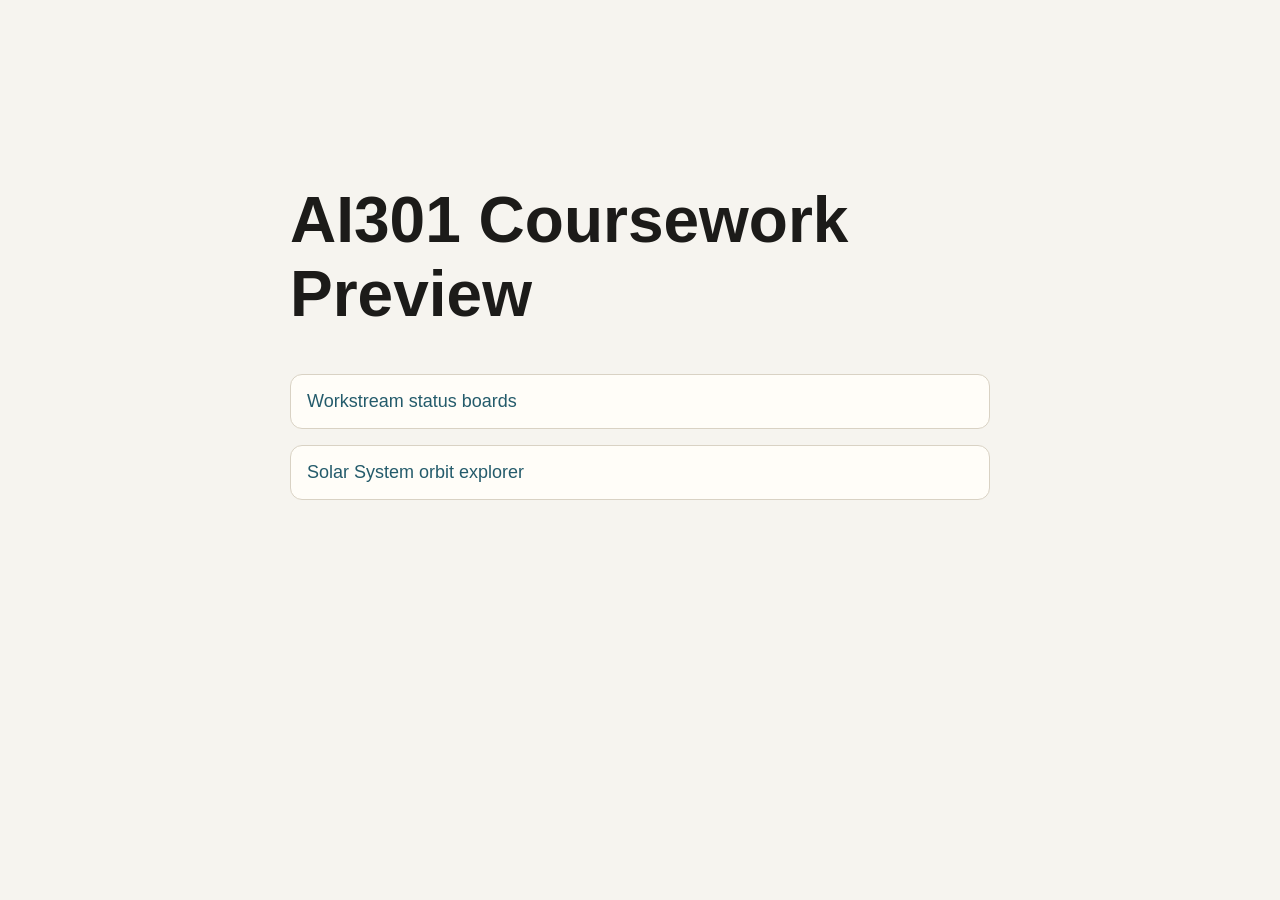
<file: docs/index.html>
<!doctype html><html lang="en"><head><meta charset="utf-8"><meta name="viewport" content="width=device-width,initial-scale=1"><title>AI301 Coursework Preview</title><style>body{margin:0;background:#f6f4ef;color:#1c1b19;font:18px "Segoe UI",sans-serif}main{max-width:700px;margin:12vh auto;padding:2rem}h1{font-size:clamp(2rem,7vw,4rem)}nav{display:grid;gap:1rem}a{padding:1rem;border:1px solid #d9d2c4;border-radius:12px;background:#fffdf8;color:#245b6b;text-decoration:none}a:hover,a:focus{border-color:#245b6b}</style></head><body><main><h1>AI301 Coursework Preview</h1><nav><a href="./status/">Workstream status boards</a><a href="./orbit/">Solar System orbit explorer</a></nav></main></body></html>
</file>
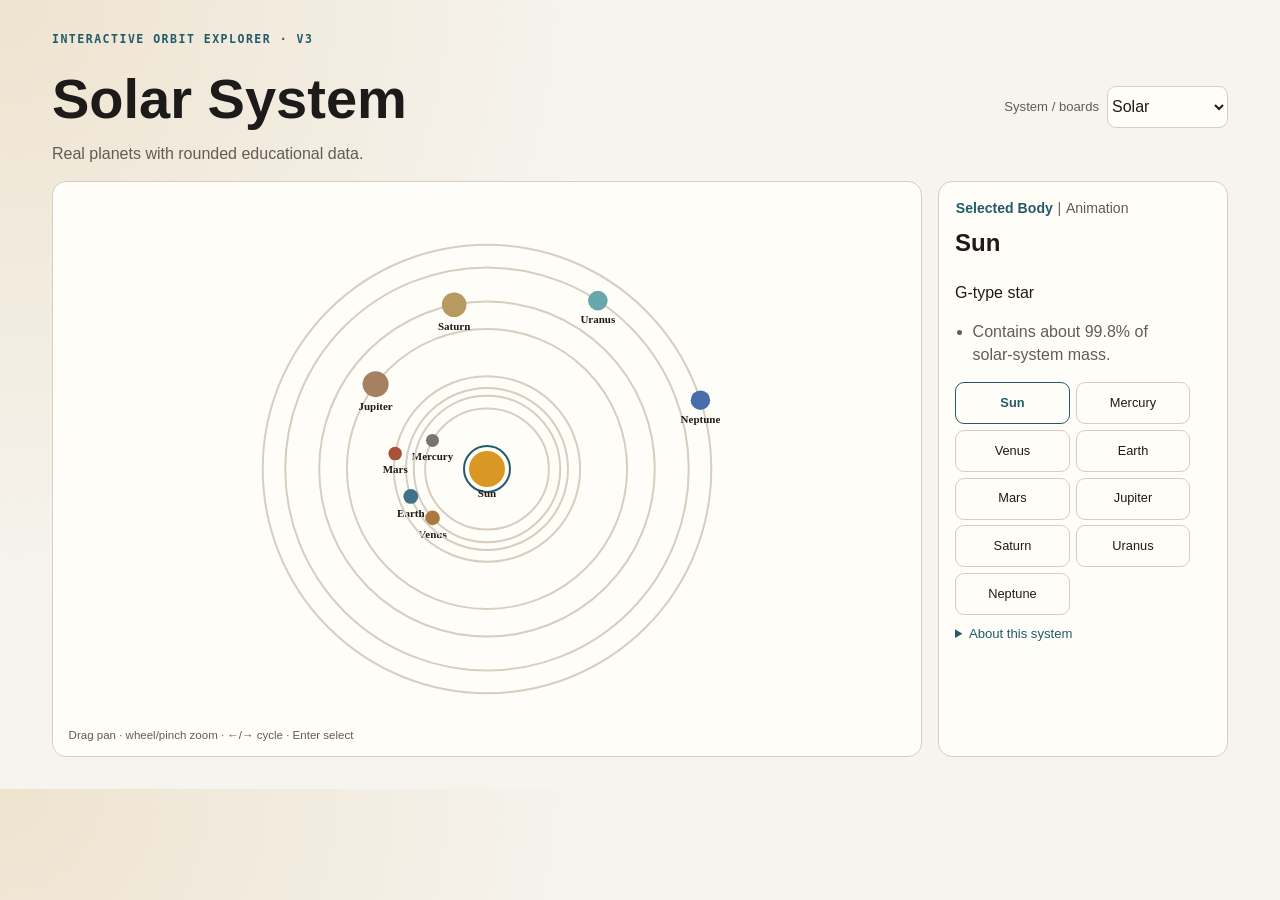
<file: docs/orbit/index.html>
<!doctype html>
<html lang="en">
<head>
<meta charset="utf-8">
<meta name="viewport" content="width=device-width,initial-scale=1">
<meta name="theme-color" content="#f6f4ef">
<title>Orbit Explorer v3</title>
<link rel="stylesheet" href="./style.css">
</head>
<body>
<main class="app">
<header>
  <div>
    <p class="eyebrow">INTERACTIVE ORBIT EXPLORER · V3</p>
    <h1 id="pageTitle">Solar System</h1>
    <p id="pageLede" class="lede"></p>
  </div>
  <div class="system-menu">
    <label for="systemMenu">System / boards</label>
    <select id="systemMenu" aria-label="Choose system or open status boards">
      <option value="solar">Solar</option>
      <option value="aurum">Aurum</option>
      <option value="animorphs">Animorphs</option>
      <option value="status">Status boards</option>
    </select>
  </div>
</header>
<section class="layout">
  <div class="display-col">
    <section class="stage">
      <canvas id="systemCanvas" tabindex="0" aria-label="Interactive orbit canvas. Left and right arrows cycle bodies; Enter selects."></canvas>
      <div id="tooltip" class="tooltip" hidden></div>
      <div class="hint">Drag pan · wheel/pinch zoom · ←/→ cycle · Enter select</div>
    </section>
  </div>
  <aside class="info side-panel">
    <div class="panel-tabs" role="tablist" aria-label="Body and animation panels"><button id="panelTabSelected" type="button" role="tab" aria-selected="true" aria-controls="panelSelected">Selected Body</button><span class="tab-sep" aria-hidden="true"> | </span><button id="panelTabAnimation" type="button" role="tab" aria-selected="false" aria-controls="panelAnimation" tabindex="-1">Animation</button></div>
    <section id="panelSelected" class="tab-panel" role="tabpanel" aria-labelledby="panelTabSelected" aria-live="polite">
      <h2 id="infoName"></h2>
      <p id="infoType"></p>
      <ul id="infoFacts"></ul>
      <div id="bodyButtons" class="body-buttons"></div>
      <details id="systemNote" class="note-details"><summary>About this system</summary><p id="systemNoteText"></p></details>
    </section>
    <section id="panelAnimation" class="tab-panel" role="tabpanel" aria-labelledby="panelTabAnimation" hidden>
      <section class="anim-panel" aria-label="Animation controls">
        <section class="controls" aria-label="Simulation controls">
          <button id="playButton" type="button">Pause</button>
          <button id="staticButton" type="button" aria-pressed="false">Static</button>
          <label>Speed <input id="speedInput" type="range" min="0" max="3" value="1" step=".05"><output id="speedOutput">1.00×</output></label>
          <label><input id="labelsInput" type="checkbox" checked> Labels</label>
          <label><input id="orbitsInput" type="checkbox" checked> Orbits</label>
          <label>Scale <select id="scaleInput"><option value="readable">Readable</option><option value="realistic">Realistic-ish</option></select></label>
          <button id="resetButton" type="button">Reset</button>
        </section>
        <section class="math-controls" aria-label="Ellipse overlays">
          <label>Eccentricity × <input id="eccInput" type="range" min="1" max="4" value="1" step=".1"><output id="eccOutput">1.0</output></label>
          <label><input id="markersInput" type="checkbox" checked> Apsides</label>
          <label><input id="areaInput" type="checkbox"> Equal-area sweep</label>
          <label><input id="constructionInput" type="checkbox"> Ellipse construction</label>
          <label><input id="lagrangeInput" type="checkbox"> L1–L5 schematic</label>
        </section>
        <details class="note-details"><summary id="scaleNoteSummary">Readable scale</summary><p id="scaleNote" class="scale-note"></p></details>
        <details class="note-details"><summary>Static view</summary><p class="scale-note">Static: fixed epoch (day 0) following the original Aurum v1 framing (commit 83a0596) — centre at world (-3,-3) about 168px left of and below the 16%/82% anchor at 56px/unit, orbits opening up-and-to-the-right, no motion. Also via <code>?static=1</code>.</p></details>
      </section>
    </section>
  </aside>
</section>
</main>
<script type="module" src="./app.js"></script>
</body>
</html>
</file>
<file: docs/orbit/style.css>
:root{--bg:#f6f4ef;--ink:#1c1b19;--muted:#625c52;--panel:#fffdf8;--line:#d6cebf;--accent:#245b6b;--warn:#8b561d}*{box-sizing:border-box}body{margin:0;background:radial-gradient(circle at 0 0,#eee3cf,transparent 40%),var(--bg);color:var(--ink);font:16px/1.45 "Segoe UI",sans-serif}.app{max-width:1240px;margin:auto;padding:clamp(.8rem,3vw,2rem)}header{display:flex;align-items:center;justify-content:space-between;gap:1rem}h1,h2,p{margin-top:0}h1{margin-bottom:.2rem;font-size:clamp(2rem,5vw,3.5rem)}.eyebrow{color:var(--accent);font:700 .72rem ui-monospace,monospace;letter-spacing:.13em}.lede,.scale-note,.notice{color:var(--muted)}a,button,select{min-height:42px;border:1px solid var(--line);border-radius:9px;background:var(--panel);color:var(--ink);font:inherit}a{display:inline-flex;align-items:center;padding:0 .8rem;text-decoration:none}button{padding:.45rem .75rem;cursor:pointer}button:hover,button:focus-visible,a:focus-visible{border-color:var(--accent);box-shadow:0 0 0 3px #245b6b25;outline:0}.tabs{display:flex;gap:.45rem;margin:.7rem 0}.tabs button[aria-pressed=true]{background:var(--accent);color:white}.notice{margin:.4rem 0 .75rem;padding:.55rem .7rem;border-left:3px solid var(--warn);background:#fff9ee}.layout{display:grid;grid-template-columns:minmax(0,1fr) 290px;gap:1rem}.stage{height:min(64vh,650px);min-height:450px;position:relative;overflow:hidden;border:1px solid var(--line);border-radius:14px;background:var(--panel);touch-action:none}canvas{display:block;width:100%;height:100%;cursor:grab}.tooltip{position:absolute;padding:.25rem .5rem;border-radius:5px;background:var(--ink);color:white;pointer-events:none}.hint{position:absolute;bottom:9px;left:10px;padding:.2rem .35rem;background:#fffdf8dd;color:var(--muted);font-size:.72rem}.controls,.math-controls{display:flex;flex-wrap:wrap;align-items:center;gap:.55rem 1rem;margin-top:.75rem}.controls label,.math-controls label{display:flex;align-items:center;gap:.35rem}.math-controls{padding:.6rem;border:1px solid var(--line);border-radius:10px}.info{align-self:start;padding:1rem;border:1px solid var(--line);border-radius:14px;background:var(--panel)}.info ul{padding-left:1.1rem;color:var(--muted)}.body-buttons{display:grid;grid-template-columns:1fr 1fr;gap:.35rem}.body-buttons button{font-size:.8rem}.body-buttons [aria-pressed=true]{border-color:var(--accent);color:var(--accent);font-weight:700}@media(max-width:760px){header{align-items:flex-start}.layout{grid-template-columns:1fr}.info{grid-row:2}.stage{min-height:460px}.tabs{overflow:auto}.body-buttons{grid-template-columns:repeat(3,1fr)}}@media(max-width:430px){.body-buttons{grid-template-columns:1fr 1fr}.hint{font-size:.64rem}}.anim-panel{margin-top:1rem;padding-top:.75rem;border-top:1px solid var(--line);height:210px;max-height:210px;overflow-y:auto;overflow-x:hidden;padding-right:.35rem;scrollbar-gutter:stable}.anim-panel .controls{margin-top:.35rem}.anim-panel .controls,.anim-panel .math-controls{flex-direction:column;align-items:stretch}.anim-panel button[aria-pressed="true"]{background:var(--accent);color:#fff;border-color:var(--accent)}@media(max-width:760px){.anim-panel{height:190px;max-height:190px}}
/* --- 2026-10-18: compact header dropdown + tabbed side panel, same height as display --- */
:root{--display-h:min(64vh,650px)}
.stage{height:var(--display-h)}
header .system-menu{display:flex;align-items:center;gap:.5rem;flex:none}
header .system-menu label{font-size:.82rem;color:var(--muted);white-space:nowrap}
header .system-menu select{max-width:190px}
.layout{align-items:stretch}
.display-col{display:flex;min-width:0}.display-col>.stage{flex:1 1 auto}
.side-panel{height:var(--display-h);min-height:450px;display:flex;flex-direction:column;overflow:hidden}
.panel-tabs{display:flex;gap:.45rem;flex:none;margin-bottom:.75rem}
.panel-tabs [role=tab]{flex:1}
.panel-tabs [role=tab][aria-selected=true]{background:var(--accent);color:#fff;border-color:var(--accent)}
.tab-panel{flex:1 1 0;min-height:0;overflow-y:auto;overflow-x:hidden;scrollbar-gutter:stable;padding-right:.35rem}
#panelSelected,#panelAnimation{flex:1 1 0;min-height:0;overflow-y:auto}
.tab-panel[hidden]{display:none}
.tab-panel .anim-panel{height:auto;max-height:100%;min-height:0;overflow:visible;margin-top:0;padding-top:0;border-top:0}
@media(max-width:760px){.side-panel{height:var(--display-h);min-height:460px}.tab-panel .anim-panel{height:auto;max-height:100%}}

/* Slim text tabs: one compact line, no tall button boxes */
.panel-tabs{display:block;flex:none;margin:0 0 .5rem;padding:0;line-height:1.2;font-size:.88rem}
.panel-tabs [role=tab]{display:inline;min-height:0;padding:.1rem .05rem;border:0;border-radius:0;background:none;color:var(--muted);font:inherit;cursor:pointer}
.panel-tabs [role=tab]:hover{color:var(--accent);text-decoration:underline;box-shadow:none}
.panel-tabs [role=tab]:focus-visible{color:var(--accent);outline:2px solid var(--accent);outline-offset:2px;box-shadow:none}
.panel-tabs [role=tab][aria-selected=true]{background:none;color:var(--accent);border:0;font-weight:700;text-decoration:none;cursor:default}
.panel-tabs .tab-sep{color:var(--muted)}

/* Collapsible Animorphs caveat at the bottom of the Animation panel */
.note-details{margin-top:.6rem;font-size:.82rem;color:var(--muted)}
.note-details summary{cursor:pointer;color:var(--accent)}
.note-details p{margin:.35rem 0 0}
</file>
